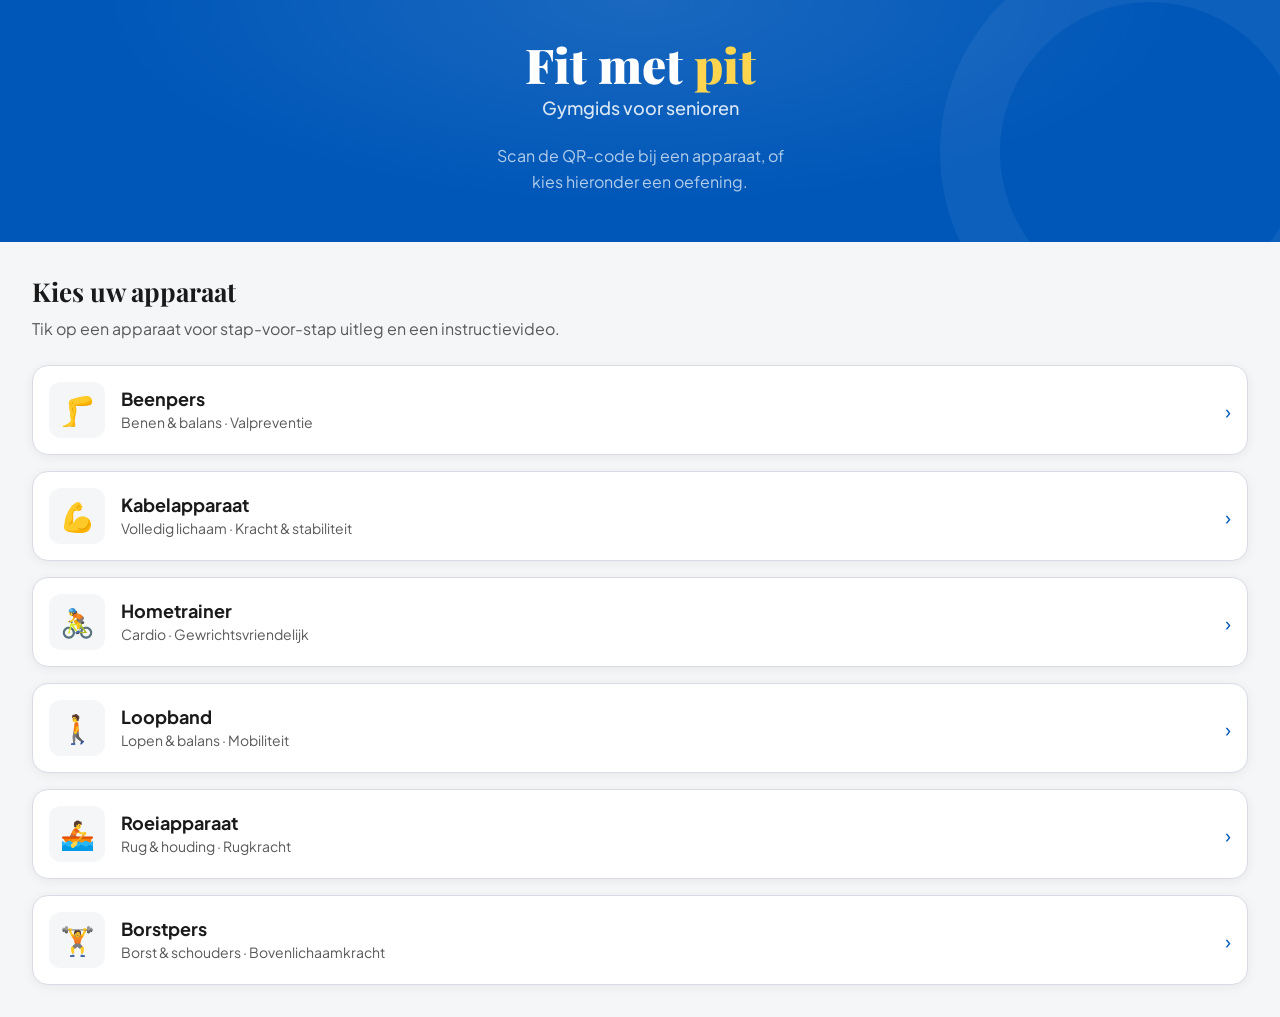
<file: index.html>
<!DOCTYPE html>
<html lang="nl">
<head>
<meta charset="UTF-8">
<meta name="viewport" content="width=device-width, initial-scale=1.0">
<title>Fit met Pit — Gymgids voor senioren</title>
<link href="https://fonts.googleapis.com/css2?family=Playfair+Display:wght@700;900&family=Plus+Jakarta+Sans:wght@400;500;600;700&display=swap" rel="stylesheet">
<link rel="stylesheet" href="css/fitmetpit.css">
</head>
<body>

<div class="home-hero">
  <div class="home-hero-content">
    <div class="home-logo">Fit met <span>pit</span></div>
    <div class="home-tagline">Gymgids voor senioren</div>
    <div class="home-subtitle">Scan de QR-code bij een apparaat, of kies hieronder een oefening.</div>
  </div>
</div>

<div class="machines-sectie">
  <div class="machines-titel">Kies uw apparaat</div>
  <div class="machines-sub">Tik op een apparaat voor stap-voor-stap uitleg en een instructievideo.</div>

  <div class="machine-grid">

    <a class="machine-kaart" href="beenpers.html">
      <div class="machine-icoon-wrapper">🦵</div>
      <div class="machine-info">
        <div class="machine-naam">Beenpers</div>
        <div class="machine-doel">Benen & balans · Valpreventie</div>
      </div>
      <div class="machine-pijl">›</div>
    </a>

    <a class="machine-kaart" href="kabelapparaat.html">
      <div class="machine-icoon-wrapper">💪</div>
      <div class="machine-info">
        <div class="machine-naam">Kabelapparaat</div>
        <div class="machine-doel">Volledig lichaam · Kracht & stabiliteit</div>
      </div>
      <div class="machine-pijl">›</div>
    </a>

    <a class="machine-kaart" href="hometrainer.html">
      <div class="machine-icoon-wrapper">🚴</div>
      <div class="machine-info">
        <div class="machine-naam">Hometrainer</div>
        <div class="machine-doel">Cardio · Gewrichtsvriendelijk</div>
      </div>
      <div class="machine-pijl">›</div>
    </a>

    <a class="machine-kaart" href="loopband.html">
      <div class="machine-icoon-wrapper">🚶</div>
      <div class="machine-info">
        <div class="machine-naam">Loopband</div>
        <div class="machine-doel">Lopen & balans · Mobiliteit</div>
      </div>
      <div class="machine-pijl">›</div>
    </a>

    <a class="machine-kaart" href="roeiapparaat.html">
      <div class="machine-icoon-wrapper">🚣</div>
      <div class="machine-info">
        <div class="machine-naam">Roeiapparaat</div>
        <div class="machine-doel">Rug & houding · Rugkracht</div>
      </div>
      <div class="machine-pijl">›</div>
    </a>

    <a class="machine-kaart" href="borstpers.html">
      <div class="machine-icoon-wrapper">🏋️</div>
      <div class="machine-info">
        <div class="machine-naam">Borstpers</div>
        <div class="machine-doel">Borst & schouders · Bovenlichaamkracht</div>
      </div>
      <div class="machine-pijl">›</div>
    </a>

  </div>
</div>

</body>
</html>
</file>
<file: css/fitmetpit.css>
/*
  FitmetPit — Gedeeld design systeem
  8pt grid · WCAG AAA contrast · Senior-proof UX

  Contrast ratios:
  --tekst  #1A1A1A op wit:  18.1:1  ✓ AAA
  --mid    #3D3D3D op wit:  10.7:1  ✓ AAA
  --sub    #595959 op wit:   7.0:1  ✓ AAA
  --actie  #0057B8 op wit:   7.2:1  ✓ AAA (nooit naast oranje)
  --label  #C45000 op wit:   4.6:1  ✓ AA  (nooit naast blauw)
*/

:root {
  --wit:      #FFFFFF;
  --bg:       #F5F6F8;
  --bg2:      #ECEEF2;
  --tekst:    #1A1A1A;
  --mid:      #3D3D3D;
  --sub:      #595959;
  --lijn:     #D8DBE4;
  --actie:    #0057B8;
  --actie2:   #004A9E;
  --label:    #C45000;
  --label-bg: #FFF0E6;
  --groen:    #1B5E20;
  --groen-bg: #E8F5E9;

  --font-display: 'Playfair Display', Georgia, serif;
  --font-body:    'Plus Jakarta Sans', system-ui, sans-serif;

  --s1: 8px;
  --s2: 16px;
  --s3: 24px;
  --s4: 32px;
  --s5: 40px;
  --s6: 48px;

  --r-sm: 12px;
  --r-md: 16px;
  --r-lg: 24px;
}

* { margin:0; padding:0; box-sizing:border-box; -webkit-tap-highlight-color:transparent; }
html { scroll-behavior:smooth; }
body {
  font-family: var(--font-body);
  background: var(--bg);
  color: var(--tekst);
  min-height: 100vh;
  -webkit-font-smoothing: antialiased;
}

/* ═══ NAVIGATIE ═══ */
.nav {
  background: var(--wit);
  border-bottom: 1px solid var(--lijn);
  padding: var(--s2) var(--s3);
  display: flex;
  align-items: center;
  gap: var(--s2);
  position: sticky;
  top: 0;
  z-index: 100;
  box-shadow: 0 1px 12px rgba(0,0,0,.06);
}

.nav-terug {
  display: flex;
  align-items: center;
  gap: 6px;
  background: var(--bg);
  border: 1.5px solid var(--lijn);
  border-radius: var(--r-sm);
  padding: 10px 14px;
  font-family: var(--font-body);
  font-size: 16px;
  font-weight: 600;
  color: var(--mid);
  cursor: pointer;
  flex-shrink: 0;
  transition: background .18s, border-color .18s;
  min-height: 48px;
  text-decoration: none;
}
.nav-terug:active { background: var(--bg2); border-color: var(--sub); }
.nav-terug-pijl { font-size: 18px; }

.nav-logo {
  font-family: var(--font-display);
  font-size: 22px;
  color: var(--actie);
  line-height: 1;
}
.nav-logo span { color: var(--label); }
.nav-sub {
  font-size: 13px;
  color: var(--sub);
  margin-top: 2px;
  font-weight: 500;
}

/* ═══ HERO ═══ */
.hero {
  background: var(--actie);
  padding: var(--s5) var(--s3) var(--s6);
  position: relative;
  overflow: hidden;
}
.hero::before {
  content: '';
  position: absolute;
  inset: 0;
  background:
    radial-gradient(ellipse at 80% 0%, rgba(255,255,255,.08) 0%, transparent 60%),
    radial-gradient(ellipse at 20% 100%, rgba(0,0,0,.15) 0%, transparent 50%);
}
.hero::after {
  content: '';
  position: absolute;
  width: 220px; height: 220px;
  border-radius: 50%;
  border: 40px solid rgba(255,255,255,.06);
  bottom: -80px; right: -60px;
}
.hero-content { position: relative; }

.hero-badge {
  display: inline-flex;
  align-items: center;
  gap: 6px;
  background: rgba(255,255,255,.15);
  border: 1px solid rgba(255,255,255,.25);
  border-radius: 30px;
  padding: 6px 14px;
  font-size: 13px;
  font-weight: 600;
  color: rgba(255,255,255,.9);
  margin-bottom: var(--s3);
  letter-spacing: .02em;
}

.hero-icoon { font-size: 56px; margin-bottom: var(--s2); display: block; }

.hero-naam {
  font-family: var(--font-display);
  color: var(--wit);
  font-size: 40px;
  line-height: 1.08;
  font-weight: 900;
  margin-bottom: var(--s2);
}

.hero-doel {
  color: rgba(255,255,255,.85);
  font-size: 18px;
  line-height: 1.6;
  font-weight: 400;
  max-width: 340px;
}

/* ═══ SECTIE KAART ═══ */
.sectie {
  background: var(--wit);
  margin: var(--s3) var(--s3) 0;
  border-radius: var(--r-lg);
  overflow: hidden;
  box-shadow: 0 2px 16px rgba(0,0,0,.06);
}

.sectie-header {
  padding: var(--s3) var(--s3) var(--s2);
  display: flex;
  align-items: center;
  gap: 10px;
  border-bottom: 1px solid var(--bg);
}

.sectie-label {
  font-size: 11px;
  font-weight: 700;
  text-transform: uppercase;
  letter-spacing: .1em;
  color: var(--label);
}

/* ═══ VIDEO ═══ */
.video-container {
  position: relative;
  width: 100%;
  aspect-ratio: 16/9;
  background: #0a0a14;
  cursor: pointer;
  overflow: hidden;
}
.video-thumb {
  width: 100%;
  height: 100%;
  object-fit: cover;
  display: block;
  transition: transform .4s ease, opacity .3s;
}
.video-container:active .video-thumb { transform: scale(1.02); opacity: .9; }

.video-overlay {
  position: absolute;
  inset: 0;
  background: linear-gradient(to bottom, transparent 40%, rgba(0,0,0,.5) 100%);
  display: flex;
  align-items: center;
  justify-content: center;
}

.video-play-knop {
  display: flex;
  align-items: center;
  gap: 10px;
  background: var(--actie);
  color: var(--wit);
  border-radius: 50px;
  padding: 14px 28px;
  font-family: var(--font-body);
  font-size: 18px;
  font-weight: 700;
  box-shadow: 0 4px 24px rgba(0,87,184,.5);
  animation: puls 2.2s ease infinite;
  transition: transform .18s;
}
.video-container:active .video-play-knop { transform: scale(.95); }

@keyframes puls {
  0%   { box-shadow: 0 4px 24px rgba(0,87,184,.5), 0 0 0 0 rgba(0,87,184,.35); }
  60%  { box-shadow: 0 4px 24px rgba(0,87,184,.5), 0 0 0 18px rgba(0,87,184,0); }
  100% { box-shadow: 0 4px 24px rgba(0,87,184,.5), 0 0 0 0 rgba(0,87,184,0); }
}

.video-duur {
  position: absolute;
  bottom: 12px; right: 14px;
  background: rgba(0,0,0,.72);
  color: var(--wit);
  font-size: 13px;
  font-weight: 700;
  padding: 4px 9px;
  border-radius: 6px;
  letter-spacing: .02em;
}

.video-yt-frame {
  position: relative; width: 100%; aspect-ratio: 16/9; background: #000;
}
.video-yt-frame iframe {
  position: absolute; inset: 0; width: 100%; height: 100%; border: none;
}

/* Placeholder voor machines zonder video */
.video-placeholder {
  width: 100%;
  aspect-ratio: 16/9;
  background: linear-gradient(135deg, #0d1b2a 0%, #1a2f4a 100%);
  display: flex;
  flex-direction: column;
  align-items: center;
  justify-content: center;
  gap: var(--s2);
}
.video-placeholder-icoon { font-size: 48px; }
.video-placeholder-tekst {
  font-family: var(--font-body);
  font-size: 18px;
  font-weight: 600;
  color: rgba(255,255,255,.8);
  text-align: center;
  padding: 0 var(--s3);
  line-height: 1.5;
}
.video-placeholder-sub {
  font-size: 14px;
  color: rgba(255,255,255,.5);
  text-align: center;
  padding: 0 var(--s3);
}

.video-footer {
  padding: var(--s2) var(--s3);
  background: var(--bg);
  display: flex;
  align-items: center;
  gap: 8px;
}
.video-footer-tekst {
  font-size: 14px;
  color: var(--sub);
  font-weight: 500;
  line-height: 1.4;
}

/* ═══ STAPPEN ═══ */
.stappen-lijst {
  padding: var(--s3);
  display: flex;
  flex-direction: column;
  gap: 0;
}

.stap {
  display: flex;
  gap: var(--s2);
  align-items: flex-start;
  padding: var(--s2) 0;
  border-bottom: 1px solid var(--bg);
  position: relative;
}
.stap:last-child { border-bottom: none; padding-bottom: 0; }
.stap:first-child { padding-top: 0; }

.stap:not(:last-child)::before {
  content: '';
  position: absolute;
  left: 21px;
  top: 52px;
  bottom: -1px;
  width: 2px;
  background: var(--bg2);
}

.stap-nr {
  width: 44px;
  height: 44px;
  border-radius: 50%;
  background: var(--actie);
  color: var(--wit);
  font-weight: 700;
  font-size: 17px;
  display: flex;
  align-items: center;
  justify-content: center;
  flex-shrink: 0;
  box-shadow: 0 2px 8px rgba(0,87,184,.3);
  position: relative;
  z-index: 1;
}

.stap-tekst {
  font-size: 18px;
  line-height: 1.6;
  color: var(--tekst);
  padding-top: 10px;
  font-weight: 400;
}

/* ═══ VEILIGHEIDSTIPS ═══ */
.tips-lijst {
  padding: var(--s3);
  display: flex;
  flex-direction: column;
  gap: var(--s2);
}

.tip {
  display: flex;
  gap: var(--s2);
  align-items: flex-start;
  background: var(--bg);
  border-radius: var(--r-md);
  padding: var(--s2);
  border-left: 4px solid var(--label);
}

.tip-ico { font-size: 22px; flex-shrink: 0; margin-top: 2px; }
.tip-tekst {
  font-size: 18px;
  line-height: 1.55;
  color: var(--tekst);
  font-weight: 400;
}

/* ═══ HULPKNOP ═══ */
.hulp-sectie {
  margin: var(--s3) var(--s3) var(--s5);
}

.hulp-knop {
  display: flex;
  align-items: center;
  justify-content: center;
  gap: var(--s2);
  background: var(--actie);
  color: var(--wit);
  border: none;
  border-radius: var(--r-md);
  padding: 0 var(--s3);
  height: 64px;
  font-family: var(--font-body);
  font-size: 20px;
  font-weight: 700;
  cursor: pointer;
  width: 100%;
  box-shadow: 0 4px 20px rgba(0,87,184,.3);
  transition: background .18s, transform .18s, box-shadow .18s;
  letter-spacing: .01em;
}
.hulp-knop:active {
  background: var(--actie2);
  transform: scale(.98);
  box-shadow: 0 2px 10px rgba(0,87,184,.2);
}

/* ═══ MODAAL ═══ */
.modaal-bg {
  position: fixed;
  inset: 0;
  background: rgba(0,0,0,.7);
  z-index: 500;
  display: flex;
  align-items: center;
  justify-content: center;
  padding: var(--s3);
  opacity: 0;
  pointer-events: none;
  transition: opacity .3s ease;
  backdrop-filter: blur(4px);
}
.modaal-bg.aan { opacity: 1; pointer-events: all; }

.modaal-kaart {
  background: var(--wit);
  border-radius: var(--r-lg);
  width: 100%;
  max-width: 380px;
  overflow: hidden;
  transform: translateY(20px) scale(.97);
  transition: transform .3s ease;
  box-shadow: 0 24px 64px rgba(0,0,0,.3);
}
.modaal-bg.aan .modaal-kaart { transform: none; }

.modaal-top {
  background: var(--groen);
  padding: var(--s5) var(--s3) var(--s4);
  text-align: center;
}
.modaal-vinkje {
  width: 72px; height: 72px;
  background: rgba(255,255,255,.2);
  border-radius: 50%;
  display: flex;
  align-items: center;
  justify-content: center;
  font-size: 34px;
  margin: 0 auto var(--s3);
}
.modaal-titel {
  font-family: var(--font-display);
  color: var(--wit);
  font-size: 26px;
  font-weight: 700;
  line-height: 1.2;
}
.modaal-sub {
  color: rgba(255,255,255,.85);
  font-size: 17px;
  margin-top: var(--s1);
  line-height: 1.5;
}

.modaal-body { padding: var(--s3); }
.modaal-info {
  background: var(--groen-bg);
  border-radius: var(--r-sm);
  padding: var(--s2);
  font-size: 16px;
  color: var(--groen);
  font-weight: 500;
  line-height: 1.5;
  text-align: center;
  margin-bottom: var(--s3);
}

.modaal-sluit {
  display: flex;
  align-items: center;
  justify-content: center;
  background: var(--bg);
  border: 2px solid var(--lijn);
  border-radius: var(--r-md);
  padding: 0 var(--s3);
  height: 56px;
  font-family: var(--font-body);
  font-size: 18px;
  font-weight: 700;
  color: var(--mid);
  cursor: pointer;
  width: 100%;
  transition: background .18s, border-color .18s;
}
.modaal-sluit:active { background: var(--bg2); border-color: var(--sub); }

/* ═══ INDEX PAGINA ═══ */
.home-hero {
  background: var(--actie);
  padding: var(--s5) var(--s3) var(--s6);
  position: relative;
  overflow: hidden;
  text-align: center;
}
.home-hero::before {
  content: '';
  position: absolute;
  inset: 0;
  background: radial-gradient(ellipse at 50% 0%, rgba(255,255,255,.1) 0%, transparent 60%);
}
.home-hero::after {
  content: '';
  position: absolute;
  width: 300px; height: 300px;
  border-radius: 50%;
  border: 60px solid rgba(255,255,255,.05);
  bottom: -120px; right: -80px;
}
.home-hero-content { position: relative; }
.home-logo {
  font-family: var(--font-display);
  font-size: 48px;
  color: var(--wit);
  font-weight: 900;
  line-height: 1;
  margin-bottom: var(--s1);
}
.home-logo span { color: #FFD54F; }
.home-tagline {
  font-size: 18px;
  color: rgba(255,255,255,.85);
  font-weight: 500;
  margin-bottom: var(--s3);
}
.home-subtitle {
  font-size: 16px;
  color: rgba(255,255,255,.7);
  line-height: 1.6;
  max-width: 320px;
  margin: 0 auto;
}

.machines-sectie {
  padding: var(--s3);
}
.machines-titel {
  font-family: var(--font-display);
  font-size: 26px;
  color: var(--tekst);
  font-weight: 700;
  margin-bottom: var(--s1);
}
.machines-sub {
  font-size: 16px;
  color: var(--sub);
  margin-bottom: var(--s3);
  line-height: 1.5;
}

.machine-grid {
  display: flex;
  flex-direction: column;
  gap: var(--s2);
}

.machine-kaart {
  display: flex;
  align-items: center;
  gap: var(--s2);
  background: var(--wit);
  border-radius: var(--r-md);
  padding: var(--s2);
  text-decoration: none;
  color: var(--tekst);
  box-shadow: 0 2px 12px rgba(0,0,0,.06);
  border: 1.5px solid var(--lijn);
  transition: transform .18s, box-shadow .18s, border-color .18s;
  min-height: 72px;
}
.machine-kaart:active {
  transform: scale(.98);
  box-shadow: 0 1px 6px rgba(0,0,0,.08);
  border-color: var(--actie);
}

.machine-icoon-wrapper {
  width: 56px; height: 56px;
  background: var(--bg);
  border-radius: var(--r-sm);
  display: flex;
  align-items: center;
  justify-content: center;
  font-size: 28px;
  flex-shrink: 0;
}

.machine-info { flex: 1; }
.machine-naam {
  font-size: 18px;
  font-weight: 700;
  color: var(--tekst);
  line-height: 1.2;
}
.machine-doel {
  font-size: 14px;
  color: var(--sub);
  margin-top: 3px;
  line-height: 1.4;
}

.machine-pijl {
  font-size: 20px;
  color: var(--actie);
  flex-shrink: 0;
}

/* ═══ FADE IN ═══ */
@keyframes omhoog {
  from { opacity:0; transform:translateY(20px); }
  to   { opacity:1; transform:none; }
}

.hero         { animation: omhoog .5s ease both; }
.home-hero    { animation: omhoog .5s ease both; }
.sectie       { animation: omhoog .5s ease both; }
.sectie:nth-child(2) { animation-delay: .08s; }
.sectie:nth-child(3) { animation-delay: .16s; }
.sectie:nth-child(4) { animation-delay: .24s; }
.hulp-sectie  { animation: omhoog .5s .32s ease both; }
.machines-sectie { animation: omhoog .5s .1s ease both; }
.machine-kaart:nth-child(1) { animation: omhoog .4s .1s ease both; }
.machine-kaart:nth-child(2) { animation: omhoog .4s .15s ease both; }
.machine-kaart:nth-child(3) { animation: omhoog .4s .2s ease both; }
.machine-kaart:nth-child(4) { animation: omhoog .4s .25s ease both; }
.machine-kaart:nth-child(5) { animation: omhoog .4s .3s ease both; }
.machine-kaart:nth-child(6) { animation: omhoog .4s .35s ease both; }

/* ═══ RESPONSIVE ═══ */
@media (min-width: 480px) {
  .hero { padding: var(--s6) var(--s5) 56px; }
  .sectie { margin: var(--s3) var(--s4) 0; }
  .hulp-sectie { margin: var(--s3) var(--s4) var(--s5); }
  .machines-sectie { padding: var(--s4); }
}
</file>
